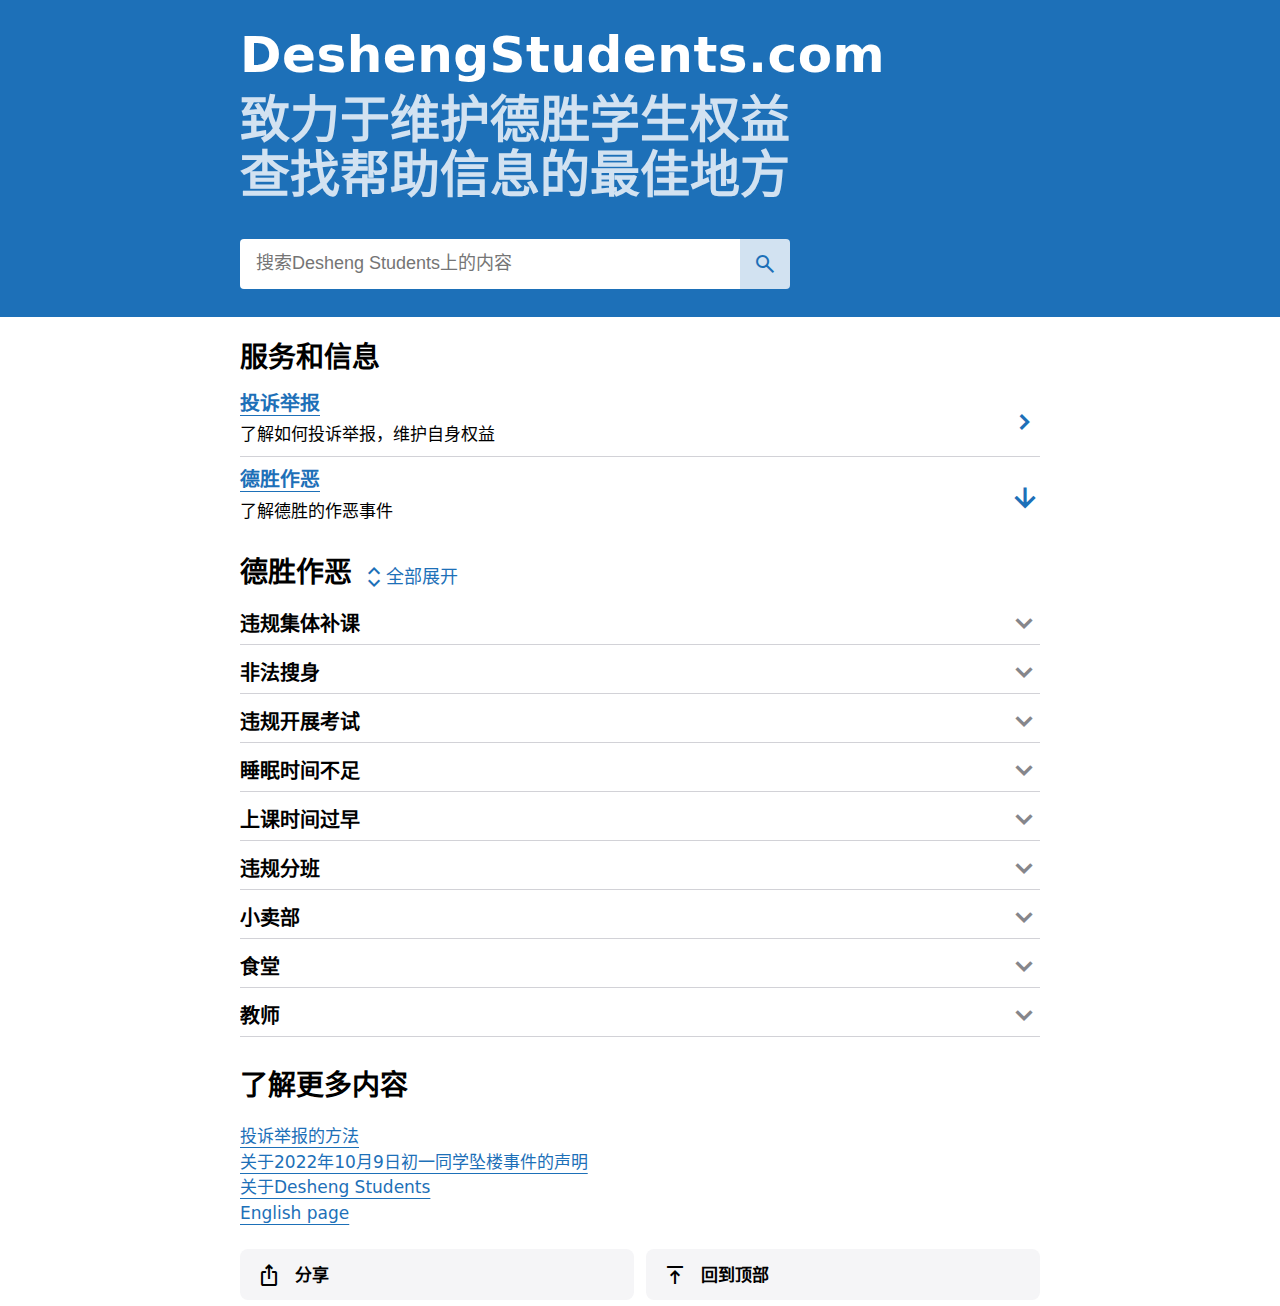
<file: index.html>
<!DOCTYPE html>
<html lang='zh-CN'>

<head>
    <meta charset='UTF-8'>
    <meta http-equiv='X-UA-Compatible' content='IE=edge'>
    <meta name='viewport' content='width=device-width, initial-scale=1.0'>
    <link rel="stylesheet" href="static/index.css">
    <title>Desheng Students - 致力于维护德胜学生权益</title>
    <meta name="description" content="Desheng Students致力于维护德胜学生权益，这里是查找帮助信息的最佳地方。了解如何投诉举报、了解德胜的作恶事件。">
    <script async src="static/all.js"></script>
    <link rel="preconnect" href="https://blog.deshengstudents.com">
</head>

<body>
    <header>
        <div class="content">
            <h1>DeshengStudents.com</h1>
            <div class="subtitle">
                致力于维护德胜学生权益<br />
                查找帮助信息的最佳地方
            </div>
            <form onsubmit="search(event)">
                <input name="q" type="text" placeholder="搜索Desheng Students上的内容" /><button type="submit" class="material-symbols-outlined">search</button>
                <input type="hidden" name="site" value="deshengstudents.com">
            </form>
        </div>
    </header>
    <main>
        <div class="service-info">
            <h2>服务和信息</h2>
            <div class="links">
                <a href="report.html">
                    <h3><span>投诉举报</span></h3>
                    <div>了解如何投诉举报，维护自身权益</div>
                </a>
                <a href="#be-evil" down>
                    <h3><span>德胜作恶</span></h3>
                    <div>了解德胜的作恶事件</div>
                </a>
            </div>
        </div>
        <div id='be-evil'>
            <h2>
                德胜作恶
                <button class="expand_all" onclick="openOrCloseAll(this)">
                    <span class="material-symbols-outlined">expand_all</span>全部展开
                </button>
            </h2>
            <details>
                <summary>违规集体补课</summary>
                <p>广东顺德德胜学校近年来多次因组织学生集体补课而引发争议。这些补课活动涵盖了国庆节、寒暑假、青年节和儿童节等多个时段。然而，这种行为引起了学生们的愤怒和抗议，甚至演变成了一场规模相对较大的反对运动。许多学生不满学校的做法，他们采取了多种方式表达不满，包括向教育局投诉和分发传单等，但也受到了校方的干预和限制。这一系列的集体补课活动涉嫌违反《未成年人保护法》。</p>
                <h4>2022年国庆假期</h4>
                <p>9月30日，校方发布通知称，初三学生须在10月5日下午回到学校参加集体补课。部分学生试图通过分发反对传单来抗议这一决定，但这一行为遭到了学校的干预。另一些人选择向教育局举报学校，希望能够改变校方的决定。然而，校方并未因此改变集体补课的决定。</p>
                <p>10月5日，各班班主任在家长群陆续发布消息称“因疫情防控原因暂缓返校”，返校日期延后至10月7日下午。部分学生认为这是“举报成功”的表现。</p>
                <h4>2022年暑假</h4>
                <p>在2022年暑假前，有消息称校方计划组织初二年级的补课活动，这一消息引起了争议，引发了大规模的反补课运动。</p>
                <p>反补课运动中，有学生在进行全员核酸检测时分发反对补课的传单，其中有举报电话、相关法律的规定等内容。此后，部分重点班学生在宿舍内手持传单宣扬反对补课、举报学校的想法。此次反补课运动规模非常大，甚至有传言称，学生领袖会的主席也参与了反补课运动。</p>
                <p>同时，一些学生选择向教育局举报学校，希望能够阻止这次补课活动的进行。</p>
                <p>最终，由于学生强烈反对的声浪，这次暑假补课活动未能成功进行。</p>
                <h4>2021年国庆假期</h4>
                <p>在2021年国庆假期，学校组织了初三学生的集体补课，原本校方仅计划为学生提供三天的假期。</p>
                <p>遭到学生举报后，发小传单声称补课是“应家长的强烈要求而进行的”，并同时将假期增加一天，学生需要在10月4日晚上回学校。然而，学生们普遍不认可这个说法，也不认可仅有四天的国庆假期，一些学生再次向教育局举报了这一行为，称学校的做法违规。</p>
                <p>10月4日晚，学生们被迫回校，补课将在次日如期进行。或许是教育部门要求学校停止补课行为，10月5日早晨，学校发布通知称学生可以在当日中午12时回家，放假至10月7日。</p>
                <p>最终学生们被得以释放回家，恢复了假期。有学生针对这次事件在网络社交媒体上发布了<a href='https://www.bilibili.com/video/BV1Z34y1U75n/'>视频</a>，该视频被播放了100万余次，获得了11万余人的点赞。</p>
                <h4>其他节日</h4>
                <p>根据<a href='https://www.gov.cn/gongbao/content/2014/content_2561284.htm'>《全国年节及纪念日放假办法》 </a> ，妇女可在3月8日放假半天，14周岁及以上的青年可在5月4日放假半天，不满14周岁的少年儿童可在6月1日放假一天。但是，广东顺德德胜学校的学生无法在这些节日获得假期。</p>
                <blockquote>
                    <p><a href='https://www.gov.cn/xinwen/2020-10/18/content_5552113.htm'>《中华人民共和国未成年人保护法》</a></p>
                    <p><strong>第三十三条第一款</strong>　学校不得占用国家法定节假日、休息日及寒暑假期，组织义务教育阶段的未成年学生集体补课，加重其学习负担。</p>
                    <p><a href='https://www.gov.cn/gongbao/content/2014/content_2561284.htm'>《全国年节及纪念日放假办法》 </a></p>
                    <p><strong>第三条</strong>　部分公民放假的节日及纪念日：</p>
                    <p>（一）妇女节（3月8日），妇女放假半天；</p>
                    <p>（二）青年节（5月4日），14周岁以上的青年放假半天；</p>
                    <p>（三）儿童节（6月1日），不满14周岁的少年儿童放假1天；</p>
                    <p>（四）中国人民解放军建军纪念日（8月1日），现役军人放假半天。</p>
                </blockquote>
            </details>
            <details>
                <summary>非法搜身</summary>
                <p>除了引发多次违规补课的争议外，广东顺德德胜学校还涉及严重的隐私侵犯问题。据悉，学校部分老师会对学生进行了多种形式的非法搜查，包括搜查学生储物柜和进行搜身等。更为严重的是，这些老师甚至要求学生打开手机，检查微信聊天记录等个人隐私。这种行为严重侵犯了学生的人身自由、通信秘密和隐私权，是严重的违法行为。</p>
                <blockquote>
                    <p><a href='https://www.gov.cn/guoqing/2018-03/22/content_5276318.htm'>《中华人民共和国宪法》</a> </p>
                    <p><strong>第三十七条</strong>　中华人民共和国公民的人身自由不受侵犯。</p>
                    <p>任何公民，非经人民检察院批准或者决定或者人民法院决定，并由公安机关执行，不受逮捕。</p>
                    <p>禁止非法拘禁和以其他方法非法剥夺或者限制公民的人身自由，禁止非法搜查公民的身体。</p>
                    <p><strong>第四十条</strong>　中华人民共和国公民的通信自由和通信秘密受法律的保护。除因国家安全或者追查刑事犯罪的需要，由公安机关或者检察机关依照法律规定的程序对通信进行检查外，任何组织或者个人不得以任何理由侵犯公民的通信自由和通信秘密。</p>
                    <p><a href='https://www.gov.cn/xinwen/2020-10/18/content_5552113.htm'>《中华人民共和国未成年人保护法》</a></p>
                    <p><strong>第六十三条第一款</strong>　任何组织或者个人不得隐匿、毁弃、非法删除未成年人的信件、日记、电子邮件或者其他网络通讯内容。</p>
                    <p><a href='https://www.gov.cn/xinwen/2020-06/01/content_5516649.htm'>《中华人民共和国民法典》</a></p>
                    <p><strong>第一千零三十二条</strong>　自然人享有隐私权。任何组织或者个人不得以刺探、侵扰、泄露、公开等方式侵害他人的隐私权。</p>
                    <p>隐私是自然人的私人生活安宁和不愿为他人知晓的私密空间、私密活动、私密信息。</p>
                </blockquote>
            </details>
            <details>
                <summary>违规开展考试</summary>
                <p>广东顺德德胜学校存在频繁组织考试，并进行年级排名并公布的问题，这种违规考试严重加重了学生的学习压力，甚至导致了一些学生的心理健康问题和悲剧的发生。</p>
                <p>学校每周甚至每天组织考试的做法，无疑加剧了学生的学习压力。学生们为了在考试中取得好成绩，不得不付出大量的时间和精力进行刻苦学习，而这种长期的高强度学习可能对学生的身心健康造成严重危害。部分学生长期承受巨大的考试压力，引发了抑郁症、双相情绪障碍等心理健康问题，甚至有的学生选择在校内自杀。在网络社交媒体上也有关于这些事件的讨论：<a href='https://blog.deshengstudents.com/index.php/archives/11/'>2022年坠楼事件在Desheng Students Blog文章评论区的讨论</a>、<a href='https://tieba.baidu.com/p/8082273063'>2022年坠楼事件在百度贴吧的讨论</a>、<a href='https://tieba.baidu.com/p/6667666749'>2020年跳楼事件的讨论</a>。</p>
                <blockquote>
                    <p><a href='https://www.gov.cn/xinwen/2020-10/18/content_5552113.htm'>《中华人民共和国未成年人保护法》</a></p>
                    <p><strong>第三十条</strong>　学校应当根据未成年学生身心发展特点，进行社会生活指导、心理健康辅导、青春期教育和生命教育。</p>
                    <p><strong>第三十三条第一款</strong>　学校应当与未成年学生的父母或者其他监护人互相配合，合理安排未成年学生的学习时间，保障其休息、娱乐和体育锻炼的时间。</p>
                    <p><a href='http://www.moe.gov.cn/srcsite/A06/s3321/202108/t20210830_555640.html'>《教育部办公厅关于加强义务教育学校考试管理的通知》</a></p>
                    <p>义务教育其他年级由学校每学期组织一次期末考试，初中年级从不同学科的实际出发，可适当安排一次期中考试。各地不得面向小学各年级和初中非毕业年级组织区域性或跨校际的考试；学校和班级不得组织周考、月考、单元考试等其他各类考试，也不得以测试、测验、限时练习、学情调研等各种名义变相组织考试。初中毕业年级为适应学生毕业和升学需要，可在下学期正常完成课程教学任务后，在总复习阶段组织1—2次模拟考试，坚决禁止抢赶教学进度、提前结课备考。</p>
                    <p>学校期中期末考试实行等级评价，一般分4至5个等级。考试结果不排名、不公布，以适当方式告知学生和家长，不得将考试结果在各类家长群传播。</p>
                </blockquote>
            </details>
            <details>
                <summary>睡眠时间不足</summary>
                <p>广东顺德德胜学校的学生睡眠时间无法达到<a href='http://www.moe.gov.cn/srcsite/A06/s3321/202104/t20210401_523901.html'>教育部的要求</a>，学生睡眠时间严重不足，最短仅有不到7小时。美国国家睡眠基金会建议，6-13岁学龄儿童每日睡眠时间应达9小时，14-17岁青年每日睡眠时间应达8小时。学生睡眠时间大致如下：</p>
                <ul>
                    <li>初一、初二的学生：22:00睡觉，6:30起床，共8小时30分钟（教育部要求9小时）</li>
                    <li>初三的学生：10:45睡觉，6:00起床，共7小时15分钟（教育部要求9小时）</li>
                    <li>高一、高二的学生：10:45睡觉，6:30起床，共7小时45分钟（教育部要求8小时）</li>
                    <li>高三的学生：11:00睡觉，6:00起床，共7小时（教育部要求8小时）</li>

                </ul>
                <p>学生睡眠不足可能导致一系列健康问题，包括体力下降、注意力不集中、情绪波动等。在学业压力已经很大的情况下，缺乏足够的睡眠可能会影响学生的学习效率和心理健康。长期以往，睡眠不足还可能引发更严重的健康问题，如抑郁症、焦虑症等。</p>
                <blockquote>
                    <p><a href='https://www.gov.cn/xinwen/2020-10/18/content_5552113.htm'>《中华人民共和国未成年人保护法》</a></p>
                    <p><strong>第三十三条第一款</strong>　学校应当与未成年学生的父母或者其他监护人互相配合，合理安排未成年学生的学习时间，保障其休息、娱乐和体育锻炼的时间。</p>
                    <p><a href='http://www.moe.gov.cn/srcsite/A06/s3321/202104/t20210401_523901.html'>《教育部办公厅关于进一步加强中小学生睡眠管理工作的通知》</a> </p>
                    <p>明确学生睡眠时间要求。根据不同年龄段学生身心发展特点，小学生每天睡眠时间应达到10小时，初中生应达到9小时，高中生应达到8小时。学校、家庭及有关方面应共同努力，确保中小学生充足睡眠时间。</p>
                </blockquote>
            </details>
            <details>
                <summary>上课时间过早</summary>
                <p>广东顺德德胜学校的课程通常在早晨七点开始，这导致学生们必须在六点左右起床。为了应付紧凑的时间，学生们不得不在短短半小时内完成起床、洗漱、值日、进食等一系列任务。</p>
                <p>这样紧张的要求使学生们的日常时间安排变得异常紧迫。学生们必须争分夺秒地完成各项任务，包括保证有足够时间进食和完成值日任务。如果不完成这些任务，学生可能面临一早上的饥饿，或是被生活老师扣分乃至停止住宿。为了不耽误时间，一些学生甚至不惜牺牲宝贵的睡眠时间，提前起床。这种早起的现象导致学生的睡眠时间进一步减少，可能对他们的健康和学业产生负面影响。</p>
                <p>教育部发布的有关睡眠管理的通知明确指出，小学上午上课时间一般不应早于8:20，中学一般不应早于8:00。这一规定旨在保障学生的充足睡眠时间和身心健康。然而，广东顺德德胜学校的上课时间大幅度早于这一标准，导致学生在难以保证充足睡眠的同时，还不得不面对紧张的日常安排。</p>
                <blockquote>
                    <p><a href='http://www.moe.gov.cn/srcsite/A06/s3321/202104/t20210401_523901.html'>《教育部办公厅关于进一步加强中小学生睡眠管理工作的通知》</a> </p>
                    <p>小学上午上课时间一般不早于8:20，中学一般不早于8:00；学校不得要求学生提前到校参加统一的教育教学活动。</p>
                    <p><a href='https://www.gov.cn/xinwen/2020-10/18/content_5552113.htm'>《中华人民共和国未成年人保护法》</a></p>
                    <p><strong>第三十三条第一款</strong>　学校应当与未成年学生的父母或者其他监护人互相配合，合理安排未成年学生的学习时间，保障其休息、娱乐和体育锻炼的时间。</p>
                </blockquote>
            </details>
            <details>
                <summary>违规分班</summary>
                <p>广东顺德德胜学校（初中部）在分班方面存在违规行为，根据学生成绩将学生分为重点班和普通班。然而，这种分班做法导致了教育资源的失衡，从而加剧了学生之间的差距。</p>
                <p>分班制度的实施导致了教育资源的不均衡分配。重点班通常享有更好的教学资源、师资和学习环境，而普通班则可能缺乏这些资源。这种差异化的待遇容易造成“差的更差，好的更好”的局面，阻碍了每个学生充分发展的机会。</p>
                <p>普通班学生因教育资源的匮乏而在学业上面临更大的挑战，而重点班学生则在更好的条件下学习，这使得他们在学业上有更大的优势。这种不公平的情况可能会影响学生的自信心和学习动力，加剧了分班制度带来的不平等。</p>
                <p>根据《中华人民共和国未成年人保护法》和教育部相关规定，学校不应设置重点班和非重点班，以保障教育的均衡发展。然而，德胜学校的违规分班行为显然违反了这些法律和规定。</p>
                <blockquote>
                    <p><a href='http://www.moe.gov.cn/jyb_sjzl/sjzl_zcfg/zcfg_jyfl/202110/t20211029_575949.html'>《中华人民共和国义务教育法》</a></p>
                    <p><strong>第二十二条第一款</strong>　县级以上人民政府及其教育行政部门应当促进学校均衡发展，缩小学校之间办学条件的差距，不得将学校分为重点学校和非重点学校。学校不得分设重点班和非重点班。</p>
                    <p><a href='http://www.moe.gov.cn/srcsite/A06/s3321/202108/t20210830_555640.html'>《教育部办公厅关于加强义务教育学校考试管理的通知》</a></p>
                    <p>不得按考试结果给学生调整分班、排座位、“贴标签”。</p>
                </blockquote>
            </details>
            <details>
                <summary>小卖部</summary>
                <p>广东顺德德胜学校内设有小卖部，然而，小卖部的商品价格普遍高于市场价，而且其中多数商品都是不知名的品牌。这引发了学生们对于其利润的质疑，质疑其是否利用在学校的垄断地位获得高利润。高额的商品价格让部分学生和家长感到不满，尤其是考虑到这些商品通常是学生日常所需的生活用品。</p>
                <p>此外，德胜小卖部的商品中还包括了很大一部分高盐、高糖、高脂的食品，这可能对学生的身体发育造成不良影响。根据《学校食品安全与营养健康管理规定》，学校不应在校内售卖高盐、高糖及高脂食品。</p>
                <p>这类食品不仅不利于学生的营养均衡，还可能增加学生患有肥胖、糖尿病等慢性疾病的风险。《中国居民膳食指南（2022）》的数据显示，6至17岁儿童青少年超重肥胖率高达19%，这意味着每五个儿童青少年中约有一个超重肥胖。</p>
                <blockquote>
                    <p><a href='http://www.moe.gov.cn/srcsite/A02/s5911/moe_621/201903/t20190311_372925.html'>《学校食品安全与营养健康管理规定》</a></p>
                    <p><strong>第二十条</strong>　中小学、幼儿园一般不得在校内设置小卖部、超市等食品经营场所，确有需要设置的，应当依法取得许可，并避免售卖高盐、高糖及高脂食品。</p>
                </blockquote>
            </details>
            <details>
                <summary>食堂</summary>
                <p>广东顺德德胜学校食堂的食品安全问题引发了人们的担忧。学生们反映，他们在食堂用餐时曾发现米饭夹杂着头发、钢丝，还有土豆丝发生变色，呈现青色、紫色甚至黑色，这些问题的存在让人对食堂的食品质量和卫生状况产生了严重质疑。</p>
                <p>食品安全问题直接关系到学生们的身体健康和生命安全。食品中出现异物或变质现象可能导致消化系统不适甚至中毒等严重后果。学校食堂作为学生在校饮食的唯一场所，绝对不能容忍食品安全问题的发生。</p>
                <p>学生作为学校的重要一员，有权享受到安全、卫生的食品供应。食堂的食品应当满足卫生标准，确保学生的饮食健康。然而，食堂食品安全问题的频频发生，却暴露出了广东顺德德胜学校学生权益保护的缺失。</p>
                <p>有学生曾向教育局反应食堂卫生问题，却一度遭到学校的打击、刁难，甚至此后用其他借口处分该学生。如遇此类事件，可向<a href='https://guangdong.12388.gov.cn/foshanshi/'>纪检监察机关</a>投诉举报。</p>
                <blockquote>
                    <p><a href='https://www.gov.cn/zhengce/2022-04/07/content_5683923.htm'>《信访工作条例》</a></p>
                    <p><strong>第十八条</strong>　任何组织和个人不得打击报复信访人。</p>
                </blockquote>
            </details>
            <details>
                <summary>教师</summary>
                <p>广东顺德德胜学校部分教师脏话连篇、品行恶劣，时常辱骂学生，严重危害了学生的心理健康、侵犯了学生的人格尊严。</p>
                <p>教育是培养学生全面发展的过程，教师应该以自身良好的言行为学生树立良好的榜样。然而，广东顺德德胜学校部分教师的不当言行可能对学生的心理健康产生严重的危害，甚至降低学生的学习兴趣和自信心。</p>
                <p><a href='http://www.moe.gov.cn/srcsite/A02/s5911/moe_621/202012/t20201228_507882.html'>《中小学教育惩戒规则（试行）》</a>明确规定，教师在教育教学管理、实施教育惩戒过程中，不得辱骂或以歧视性、侮辱性的言行侵犯学生的人格尊严。这些规定旨在保障学生的权益，营造健康的学习环境。</p>
                <blockquote>
                    <p><a href='http://www.moe.gov.cn/srcsite/A02/s5911/moe_621/202012/t20201228_507882.html'>《中小学教育惩戒规则（试行）》</a></p>
                    <p><strong>第十二条</strong>　教师在教育教学管理、实施教育惩戒过程中，不得有下列行为：</p>
                    <p>（三）辱骂或者以歧视性、侮辱性的言行侵犯学生人格尊严。</p>
                </blockquote>
            </details>
        </div>
        <div id="learn-more">
            <h2>了解更多内容</h2>
            <ul>
                <li><a href="report.html">投诉举报的方法</a></li>
                <li><a href="https://blog.deshengstudents.com/index.php/archives/11/">关于2022年10月9日初一同学坠楼事件的声明</a></li>
                <li><a href="https://blog.deshengstudents.com/index.php/start-page.html">关于Desheng Students</a></li>
                <li><a href="english.html">English page</a></li>
            </ul>
        </div>
        <div class='buttons'>
            <a href='javascript:share()'>
                <span class='material-symbols-outlined'>ios_share</span>
                <span>分享</span>
            </a>
            <a href='#'>
                <span class='material-symbols-outlined'>vertical_align_top</span>
                <span>回到顶部</span>
            </a>
        </div>
    </main>
</body>

</html>
</file>
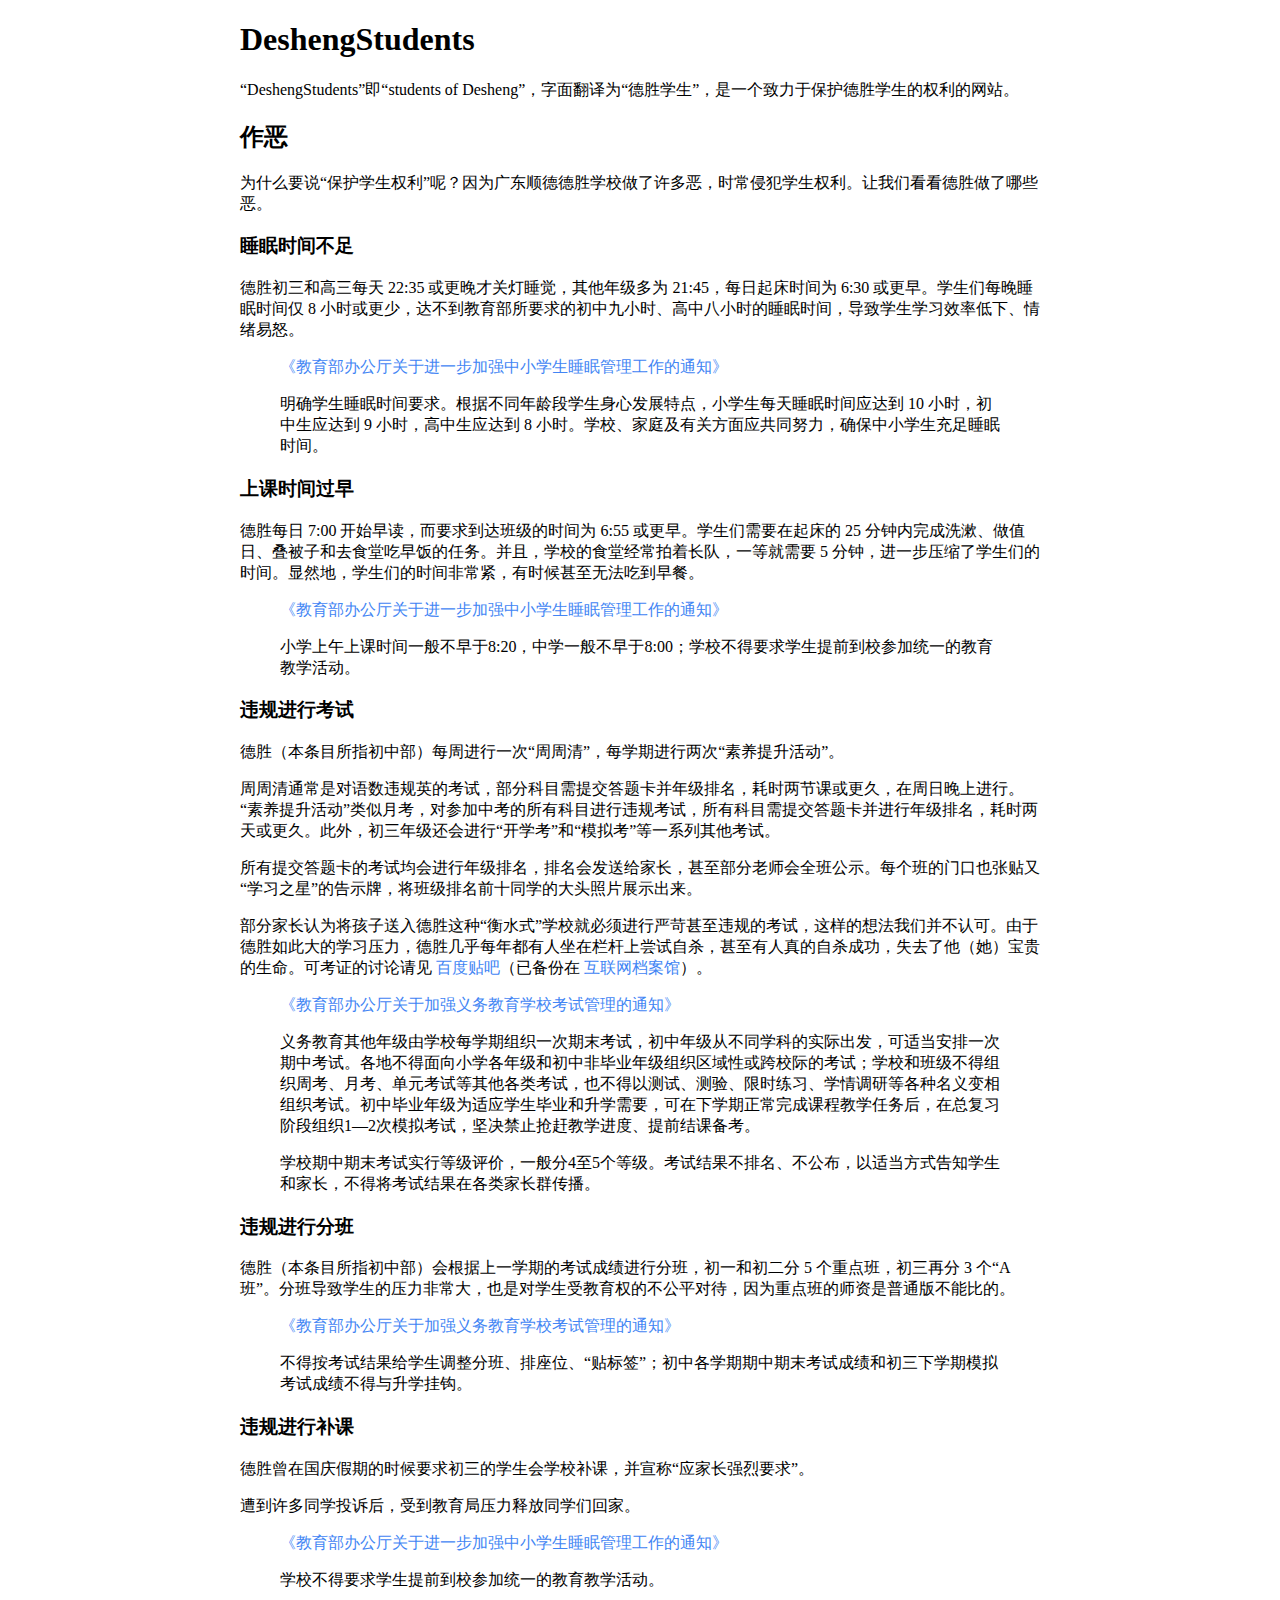
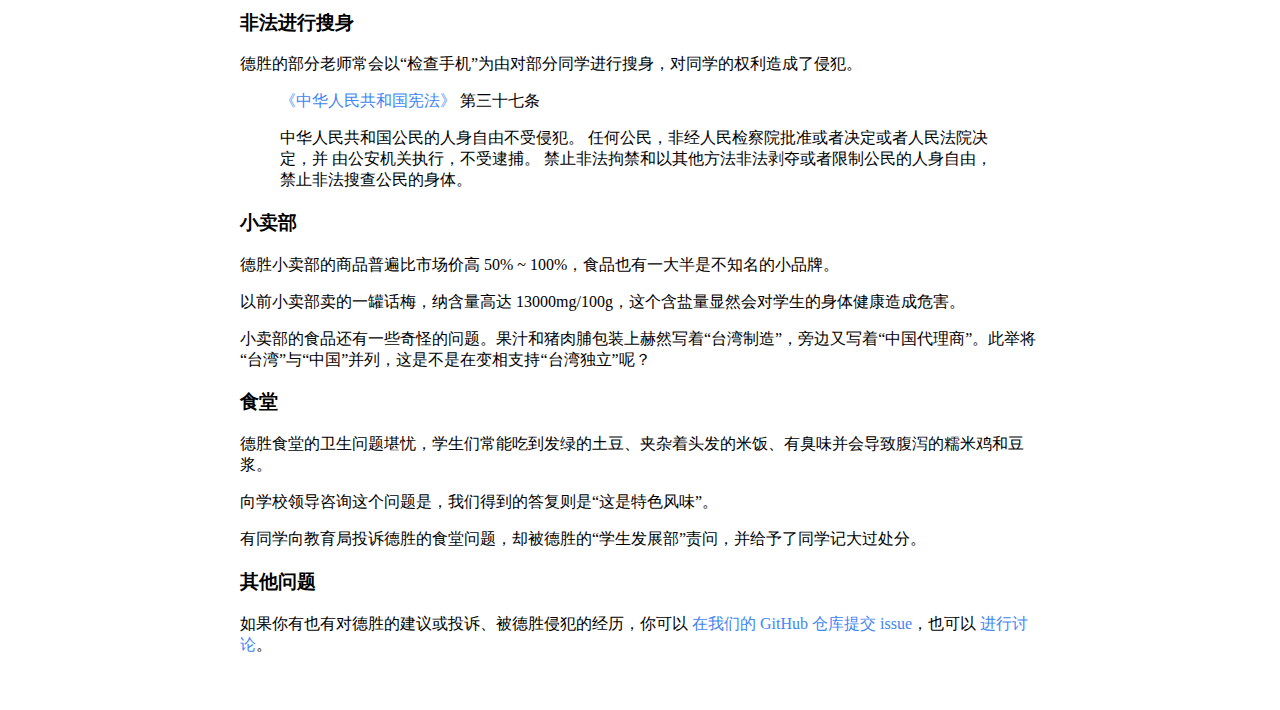
<file: pages/index.html>
<!DOCTYPE html>
<html lang="zh-Hans">

<head>
    <meta charset="UTF-8">
    <meta http-equiv="X-UA-Compatible" content="IE=edge">
    <meta name="viewport" content="width=device-width, initial-scale=1.0">
    <title>DeshengStudents - 致力于保护德胜学生权利</title>
    <style>
        main {
            max-width: 800px;
            margin: 0 auto;
        }

        a {
            color: #4285f4;
            text-decoration: none;
        }

        a:hover {
            text-decoration: underline;
        }
    </style>
</head>

<body>
    <main>
        <article>
            <h1 >DeshengStudents</h1>
            <p>“DeshengStudents”即“students of Desheng”，字面翻译为“德胜学生”，是一个致力于保护德胜学生的权利的网站。</p>
            <h2 >作恶</h2>
            <p>为什么要说“保护学生权利”呢？因为广东顺德德胜学校做了许多恶，时常侵犯学生权利。让我们看看德胜做了哪些恶。</p>
            <h3 >睡眠时间不足</h3>
            <p>德胜初三和高三每天 22:35 或更晚才关灯睡觉，其他年级多为 21:45，每日起床时间为 6:30 或更早。学生们每晚睡眠时间仅 8 小时或更少，达不到教育部所要求的初中九小时、高中八小时的睡眠时间，导致学生学习效率低下、情绪易怒。</p>
            <blockquote><p><a href='http://www.moe.gov.cn/srcsite/A06/s3321/202104/t20210401_523901.html'>《教育部办公厅关于进一步加强中小学生睡眠管理工作的通知》</a> </p>
            <p>明确学生睡眠时间要求。根据不同年龄段学生身心发展特点，小学生每天睡眠时间应达到 10 小时，初中生应达到 9 小时，高中生应达到 8 小时。学校、家庭及有关方面应共同努力，确保中小学生充足睡眠时间。</p>
            </blockquote>
            <h3 >上课时间过早</h3>
            <p>德胜每日 7:00 开始早读，而要求到达班级的时间为 6:55 或更早。学生们需要在起床的 25 分钟内完成洗漱、做值日、叠被子和去食堂吃早饭的任务。并且，学校的食堂经常拍着长队，一等就需要 5 分钟，进一步压缩了学生们的时间。显然地，学生们的时间非常紧，有时候甚至无法吃到早餐。</p>
            <blockquote><p><a href='http://www.moe.gov.cn/srcsite/A06/s3321/202104/t20210401_523901.html'>《教育部办公厅关于进一步加强中小学生睡眠管理工作的通知》</a> </p>
            <p>小学上午上课时间一般不早于8:20，中学一般不早于8:00；学校不得要求学生提前到校参加统一的教育教学活动。</p>
            </blockquote>
            <h3 >违规进行考试</h3>
            <p>德胜（本条目所指初中部）每周进行一次“周周清”，每学期进行两次“素养提升活动”。</p>
            <p>周周清通常是对语数违规英的考试，部分科目需提交答题卡并年级排名，耗时两节课或更久，在周日晚上进行。“素养提升活动”类似月考，对参加中考的所有科目进行违规考试，所有科目需提交答题卡并进行年级排名，耗时两天或更久。此外，初三年级还会进行“开学考”和“模拟考”等一系列其他考试。</p>
            <p>所有提交答题卡的考试均会进行年级排名，排名会发送给家长，甚至部分老师会全班公示。每个班的门口也张贴又“学习之星”的告示牌，将班级排名前十同学的大头照片展示出来。</p>
            <p>部分家长认为将孩子送入德胜这种“衡水式”学校就必须进行严苛甚至违规的考试，这样的想法我们并不认可。由于德胜如此大的学习压力，德胜几乎每年都有人坐在栏杆上尝试自杀，甚至有人真的自杀成功，失去了他（她）宝贵的生命。可考证的讨论请见 <a href='https://tieba.baidu.com/p/6667666749'>百度贴吧</a>（已备份在 <a href='https://web.archive.org/web/20220315053732/https://tieba.baidu.com/p/6667666749'>互联网档案馆</a>）。</p>
            <blockquote><p><a href='http://www.moe.gov.cn/srcsite/A06/s3321/202108/t20210830_555640.html'>《教育部办公厅关于加强义务教育学校考试管理的通知》</a></p>
            <p>义务教育其他年级由学校每学期组织一次期末考试，初中年级从不同学科的实际出发，可适当安排一次期中考试。各地不得面向小学各年级和初中非毕业年级组织区域性或跨校际的考试；学校和班级不得组织周考、月考、单元考试等其他各类考试，也不得以测试、测验、限时练习、学情调研等各种名义变相组织考试。初中毕业年级为适应学生毕业和升学需要，可在下学期正常完成课程教学任务后，在总复习阶段组织1—2次模拟考试，坚决禁止抢赶教学进度、提前结课备考。</p>
            <p>学校期中期末考试实行等级评价，一般分4至5个等级。考试结果不排名、不公布，以适当方式告知学生和家长，不得将考试结果在各类家长群传播。</p>
            </blockquote>
            <h3 >违规进行分班</h3>
            <p>德胜（本条目所指初中部）会根据上一学期的考试成绩进行分班，初一和初二分 5 个重点班，初三再分 3 个“A 班”。分班导致学生的压力非常大，也是对学生受教育权的不公平对待，因为重点班的师资是普通版不能比的。</p>
            <blockquote><p><a href='http://www.moe.gov.cn/srcsite/A06/s3321/202108/t20210830_555640.html'>《教育部办公厅关于加强义务教育学校考试管理的通知》</a></p>
            <p>不得按考试结果给学生调整分班、排座位、“贴标签”；初中各学期期中期末考试成绩和初三下学期模拟考试成绩不得与升学挂钩。</p>
            </blockquote>
            <h3 >违规进行补课</h3>
            <p>德胜曾在国庆假期的时候要求初三的学生会学校补课，并宣称“应家长强烈要求”。</p>
            <p>遭到许多同学投诉后，受到教育局压力释放同学们回家。</p>
            <blockquote><p><a href='http://www.moe.gov.cn/srcsite/A06/s3321/202104/t20210401_523901.html'>《教育部办公厅关于进一步加强中小学生睡眠管理工作的通知》</a> </p>
            <p>学校不得要求学生提前到校参加统一的教育教学活动。</p>
            </blockquote>
            <h3 >非法进行搜身</h3>
            <p>德胜的部分老师常会以“检查手机”为由对部分同学进行搜身，对同学的权利造成了侵犯。</p>
            <blockquote><p><a href='http://www.gov.cn/guoqing/2018-03/22/content_5276318.htm'>《中华人民共和国宪法》</a> 第三十七条</p>
            <p>中华人民共和国公民的人身自由不受侵犯。 任何公民，非经人民检察院批准或者决定或者人民法院决定，并 由公安机关执行，不受逮捕。 禁止非法拘禁和以其他方法非法剥夺或者限制公民的人身自由， 禁止非法搜查公民的身体。</p>
            </blockquote>
            <h3 >小卖部</h3>
            <p>德胜小卖部的商品普遍比市场价高 50% ~ 100%，食品也有一大半是不知名的小品牌。</p>
            <p>以前小卖部卖的一罐话梅，纳含量高达 13000mg/100g，这个含盐量显然会对学生的身体健康造成危害。</p>
            <p>小卖部的食品还有一些奇怪的问题。果汁和猪肉脯包装上赫然写着“台湾制造”，旁边又写着“中国代理商”。此举将“台湾”与“中国”并列，这是不是在变相支持“台湾独立”呢？</p>
            <h3 >食堂</h3>
            <p>德胜食堂的卫生问题堪忧，学生们常能吃到发绿的土豆、夹杂着头发的米饭、有臭味并会导致腹泻的糯米鸡和豆浆。</p>
            <p>向学校领导咨询这个问题是，我们得到的答复则是“这是特色风味”。</p>
            <p>有同学向教育局投诉德胜的食堂问题，却被德胜的“学生发展部”责问，并给予了同学记大过处分。</p>
            <h3 >其他问题</h3>
            <p>如果你有也有对德胜的建议或投诉、被德胜侵犯的经历，你可以 <a href='https://github.com/deshengstudents/deshengstudents.com/issues/new'>在我们的 GitHub 仓库提交 issue</a>，也可以 <a href='https://github.com/deshengstudents/deshengstudents.com/discussions'>进行讨论</a>。</p>
            <iframe src="https://ghbtns.com/github-btn.html?user=deshengstudents&amp;repo=deshengstudents.com&amp;type=star&amp;count=true&amp;size=large" frameborder="0" scrolling="0" width="170" height="30" title="GitHub" align="center"></iframe>            
        </article>
    </main>
</body>

</html>
</file>
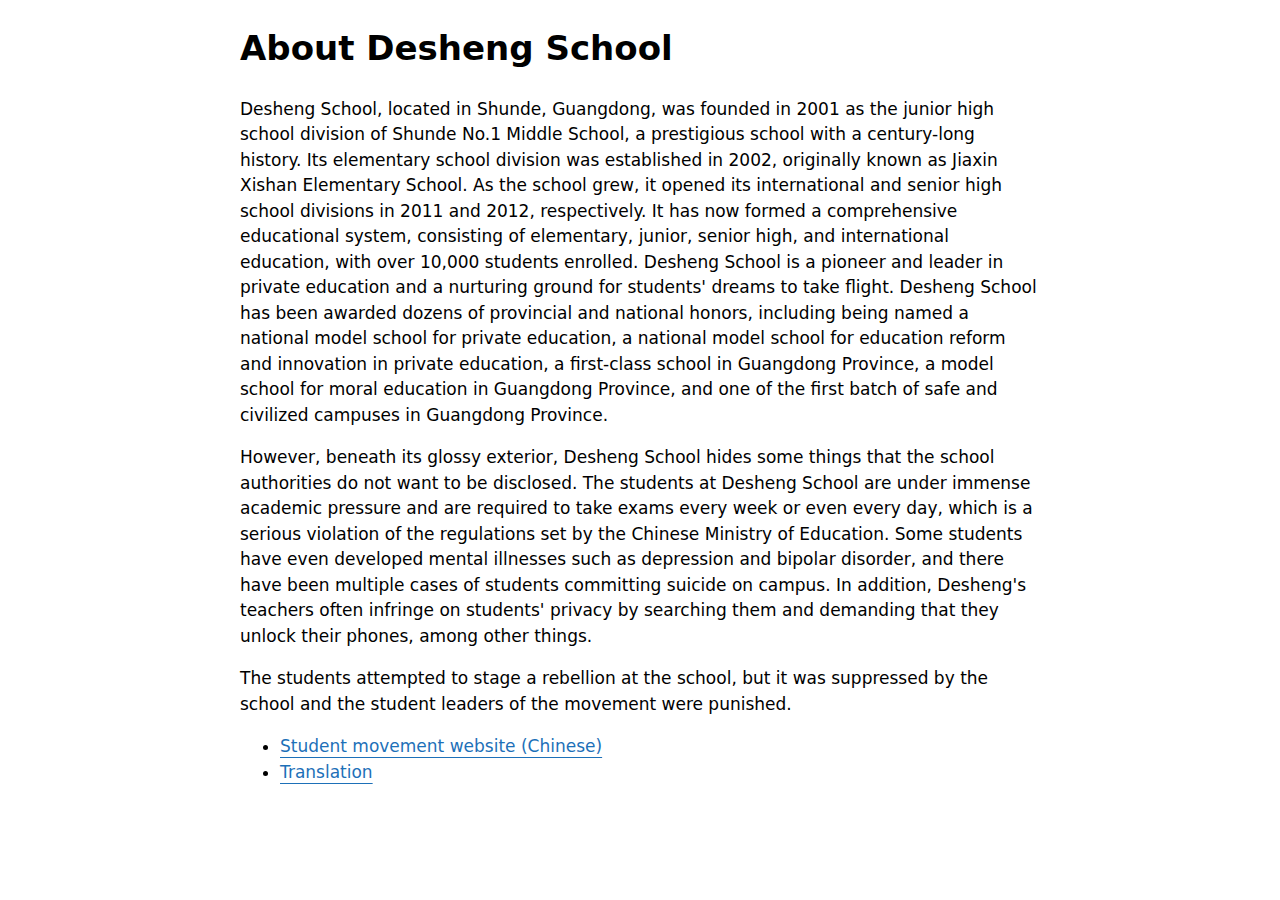
<file: english.html>
<!DOCTYPE html>
<html lang="en">

<head>
    <meta charset="UTF-8">
    <meta http-equiv="X-UA-Compatible" content="IE=edge">
    <meta name="viewport" content="width=device-width, initial-scale=1.0">
    <title>Desheng School</title>
    <link rel="stylesheet" href="static/all.css">
</head>

<body>
    <main>
        <h1>About Desheng School</h1>
        <p>
            Desheng School, located in Shunde, Guangdong, was founded in 2001 as the junior high school division of Shunde No.1 Middle School, a prestigious school with a century-long history. Its elementary school division was established in 2002, originally known as Jiaxin Xishan Elementary School. As the school grew, it opened its international and senior high school divisions in 2011 and 2012, respectively. It has now formed a comprehensive educational system, consisting of elementary, junior, senior high, and international education, with over 10,000 students enrolled. Desheng School is a pioneer and leader in private education and a nurturing ground for students' dreams to take flight. Desheng School has been awarded dozens of provincial and national honors, including being named a national model school for private education, a national model school for education reform and innovation in private education, a first-class school in Guangdong Province, a model school for moral education in Guangdong Province, and one of the first batch of safe and civilized campuses in Guangdong Province.
        </p>
        <p>
            However, beneath its glossy exterior, Desheng School hides some things that the school authorities do not want to be disclosed. The students at Desheng School are under immense academic pressure and are required to take exams every week or even every day, which is a serious violation of the regulations set by the Chinese Ministry of Education. Some students have even developed mental illnesses such as depression and bipolar disorder, and there have been multiple cases of students committing suicide on campus. In addition, Desheng's teachers often infringe on students' privacy by searching them and demanding that they unlock their phones, among other things.
        </p>
        <p>
            The students attempted to stage a rebellion at the school, but it was suppressed by the school and the student leaders of the movement were punished.
        </p>
        <p>
        <ul>
            <li>
                <a href="/">Student movement website (Chinese)</a><br>
            </li>
            <li>
                <a href="https://deshengstudents-com.translate.goog/?_x_tr_sl=zh-CN&_x_tr_tl=en&_x_tr_hl=en&_x_tr_pto=wapp">Translation</a>
            </li>
        </ul>
        </p>
    </main>
</body>

</html>
</file>
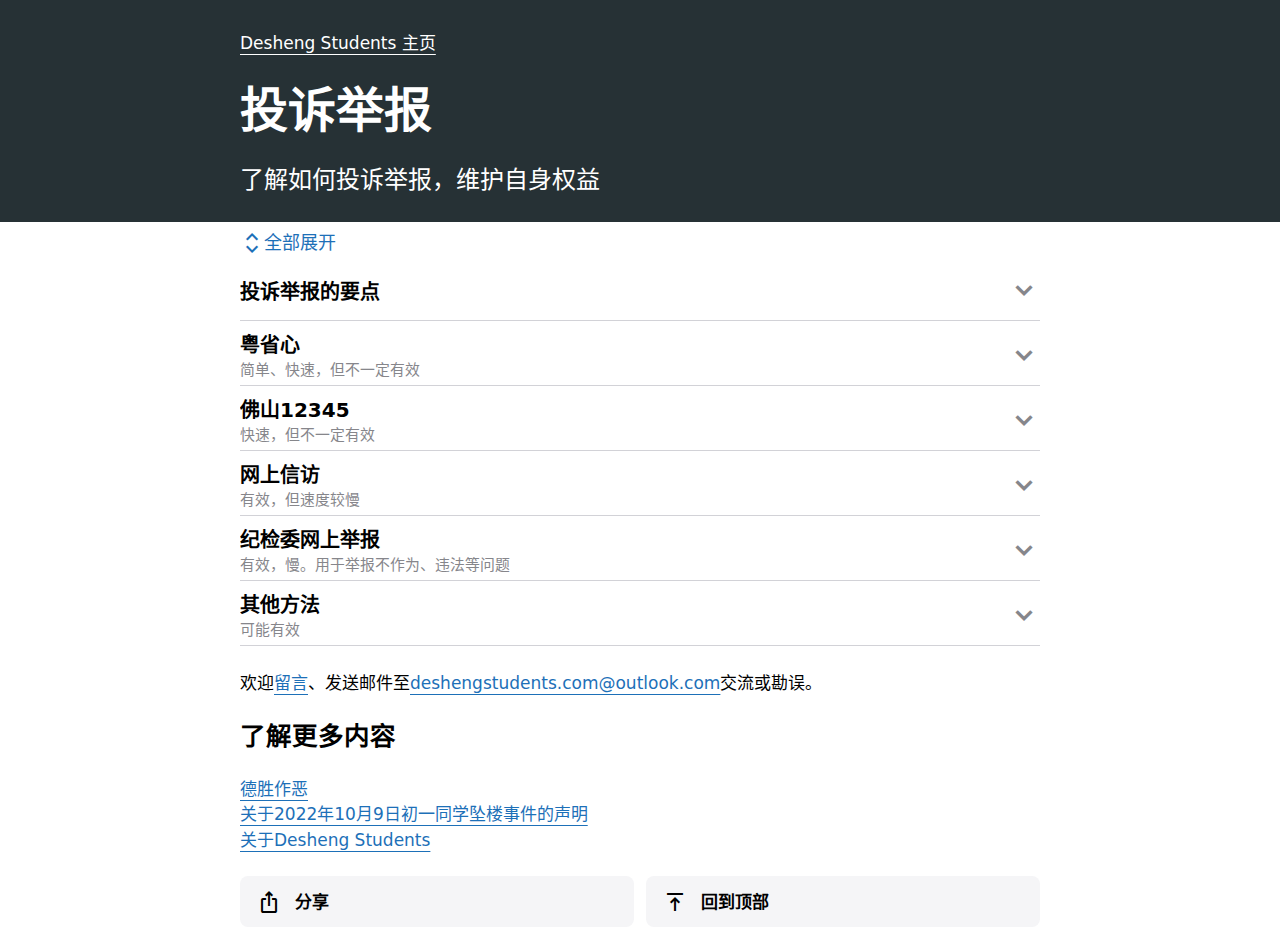
<file: report.html>
<!DOCTYPE html>
<html lang="zh-CN">

<head>
    <meta charset="UTF-8">
    <meta name="viewport" content="width=device-width, initial-scale=1.0">
    <title>投诉举报 - Desheng Students</title>
    <link rel="stylesheet" href="static/report.css">
    <script async src="static/all.js"></script>
</head>

<body>
    <header>
        <div class="content">
            <a href="/">Desheng Students 主页</a>
            <h1>投诉举报</h1>
            <div class="subtitle">
                了解如何投诉举报，维护自身权益
            </div>
        </div>
    </header>
    <main>
        <button class="expand_all" onclick="openOrCloseAll(this)">
            <span class="material-symbols-outlined">expand_all</span>全部展开
        </button>
        <details>
            <summary>
                <h2>投诉举报的要点</h2>
            </summary>
            <h3>收集证据</h3>
            <p>为了成功地举报，你需要尽可能地收集对你有利的证据。</p>
            <h4>有效证据的类型</h4>
            <ol>
                <li>学校或家长微信、钉钉群的相关聊天记录、通知的截图。</li>
                <li>违规行为的录像与录音，如学生进校门的视频、老师上课的录音、补课或收费的学校通知录音等。</li>
                <li>各级举报失败的证据，如有关部门回复时的录音、短信、文件等。</li>
                <li>各种违规行为的相关文件，如时间安排、课表、通知等。</li>
                <li>其他你认为可以有效佐证举报内容的证据。</li>
            </ol>
            <h4>收集方法</h4>
            <ol>
                <li><strong>沟通录音</strong>：最好购买一支录音笔，在与老师交谈前开始录音。沟通时，有导向性地询问要举报的相关事项，如“补课什么时候开始呢”、“一定要回学校补课吗”、“补课时会上新课吗”、“我可以不回学校补课吗”。</li>
                <li><strong>通话录音</strong>（iPhone不支持）：通话前开启自动录音功能，一般来说通话界面就有录音按钮。建议先开启自动通话录音，具体开启方法可以在百度中搜索“手机品牌+通话自动录音设置方法”。</li>
            </ol>
            <h3>举报信的编写</h3>
            <p>为确保举报的有效性，你需要明白如何正确、有效地编写举报信。以违规补课为例，你需要：</p>
            <ol>
                <li>要点包含时间、违规行为、是否有偿、是否强制、学校理由等相关信息。</li>
                <li>正文内容必须简明扼要，不要夹杂个人情绪。</li>
                <li>尽可能地多写可以作证举报内容的证据。</li>
            </ol>
            <p>下面有举报信供你参考，但请不要照抄，否则会影响举报的效果。（相关法律条文请参考<a href='https://deshengstudents.com/'>DeshengStudents.com</a>）</p>
            <blockquote>
                <p>请将该诉求派至佛山市教育局，并确实保障个人信息安全。</p>
                <p>我要举报广东顺德德胜学校尝试在10月5日至10月7日组织全体初三学生集体返校补课，补课内容为教授新课。通知要求，所有初三学生都要在10月5日下午×点×分返校，参与集体补课。</p>
                <p>我尝试与学校老师沟通，学校称“不想来的可以不来，自愿补课”。虽学校称补课为“自愿”，但补课教授的内容不是课外知识，而是新课。如果我不参加集体补课，则无法完整地上课，影响学习。</p>
                <p>我认为学校补课的行为违反了《未成年人保护法》第三十三条，侵犯了我的受教育权。</p>
                <p>我的诉求是学校取消违法的集体补课。并恳请教育部门对广东顺德德胜学校进行监督，并定期暗访抽查，以防补课行为再次发生。</p>
                <p>（附上相关录音、截图）</p>
            </blockquote>
        </details>
        <details>
            <summary>
                <h2>粤省心</h2>
                <h6>简单、快速，但不一定有效</h6>
            </summary>
            <ol>
                <li>打开微信，搜索并打开“粤省心服务号”小程序。</li>
                <li>点击下方“咨询诉求”，然后点击“教育”。</li>
                <li>点击“教学管理”&gt;“教学管理”。如果出现弹窗，按照提示来验证身份。</li>
                <li>填写表格。</li>
            </ol>
            <p>要查询进度，请前往“微信”&gt;“粤省心服务号”小程序&gt;“进度查询”。</p>
        </details>
        <details>
            <summary>
                <h2>佛山12345</h2>
                <h6>快速，但不一定有效</h6>
            </summary>
            <h3>小程序</h3>
            <ol>
                <li>打开微信，搜索并打开“佛山12345”小程序。</li>
                <li>点击“投诉”。</li>
                <li>按照提示操作，填写表格。</li>
            </ol>
            <p>要查询进度，请前往“微信”&gt;“佛山12345”小程序&gt;下方“我的诉求”。</p>
            <h3>电话</h3>
            <p>拨打0757-12345</p>
            <p>要查询进度，请拨打0757-12345。</p>
        </details>
        <details>
            <summary>
                <h2>网上信访</h2>
                <h6>有效，但速度较慢</h6>
            </summary>
            <ol>
                <li>打开<a href="https://ts.gdwsxf.gd.gov.cn/">https://ts.gdwsxf.gd.gov.cn/</a>。</li>
                <li>点击“投诉反映”。</li>
                <li>按照提示操作，填写表格。</li>
            </ol>
        </details>
        <details>
            <summary>
                <h2>纪检委网上举报</h2>
                <h6>有效，慢。用于举报不作为、违法等问题</h6>
            </summary>
            <h3>手机</h3>
            <ol>
                <li>打开顺德区纪检委网站手机版<a href='https://guangdong.12388.gov.cn/foshanshi/shundequ/m/'>https://guangdong.12388.gov.cn/foshanshi/shundequ/m/</a>。</li>
                <li>滑动到页面底部，勾选“我已阅读以上条款”。</li>
                <li>等到倒计时结束后，点击“实名举报”或“匿名举报”（实名更有效），填写表格。</li>
            </ol>
            <h3>电脑</h3>
            <ol>
                <li>打开顺德区纪检委网站电脑版<a href='https://guangdong.12388.gov.cn/foshanshi/shundequ/'>https://guangdong.12388.gov.cn/foshanshi/shundequ/</a>。</li>
                <li>滑动到页面底部，勾选“我已阅读以上条款”。</li>
                <li>点击“实名举报”或“匿名举报”（实名更有效），填写表格。</li>
            </ol>
        </details>
        <details>
            <summary>
                <h2>其他方法</h2>
                <h6>可能有效</h6>
            </summary>
            <p></p>
            <ul>
                <li>“中国教育督导”微信公众号 </li>
                <li>“国务院客户端”小程序&gt;“国务院‘互联网+督察’”</li>
                <li><a href='https://liuyan.people.com.cn/'>领导留言板</a></li>
                <li><a href='http://www.ccdi.gov.cn/'>中央纪委国家监委网站</a></li>
                <li><a href='https://edu.gd.gov.cn/xinfang/regist_main2.jsp'>广东省教育厅网上信访</a></li>
            </ul>
        </details>
        <p>欢迎<a href="https://blog.deshengstudents.com/index.php/archives/7/">留言</a>、发送邮件至<a href='mailto:deshengstudents.com@outlook.com'>deshengstudents.com@outlook.com</a>交流或勘误。</p>
        <div id="learn-more">
            <h2>了解更多内容</h2>
            <ul>
                <li><a href="/#be-evil">德胜作恶</a></li>
                <li><a href="https://blog.deshengstudents.com/index.php/archives/11/">关于2022年10月9日初一同学坠楼事件的声明</a></li>
                <li><a href="https://blog.deshengstudents.com/index.php/start-page.html">关于Desheng Students</a></li>
            </ul>
        </div>
        <div class='buttons'>
            <a href='javascript:share()'>
                <span class='material-symbols-outlined'>ios_share</span>
                <span>分享</span>
            </a>
            <a href='#'>
                <span class='material-symbols-outlined'>vertical_align_top</span>
                <span>回到顶部</span>
            </a>
        </div>
    </main>
</body>

</html>
</file>
<file: static/index.css>
@import url("/static/all.css");

header {
    background-color: var(--theme-color);
    color: #ffffff;
    font-size: 30px;
    font-weight: 600;
    line-height: 1.1;
}

header .content {
    padding: 28px 16px;
    max-width: 800px;
    margin: 0 auto;
}

@media screen and (min-width: 400px) {
    header {
        font-size: 32px;
    }
}

@media screen and (min-width: 500px) {
    header {
        font-size: 40px;
    }
}

@media screen and (min-width: 800px) {
    header {
        font-size: 50px;
    }
}

header h1 {
    font-size: 1em;
    font-weight: 600;
    margin: 0 0 10px 0;
    letter-spacing: 0.5px;
}

header .subtitle {
    color: #d2e2f1;
}

header form {
    margin-top: 30px;
}

header form * {
    display: inline-block;
    vertical-align: middle;
}

header form input[name=q] {
    width: calc(100% - 50px);
    max-width: 500px;
    height: 50px;
    box-sizing: border-box;
    padding: 8px 16px;
    border: 0;
    border-radius: 4px 0 0 4px;
    font-size: 18px;
    line-height: 1.5;
    box-sizing: border-box;
    outline: none;
}

header form button {
    width: 50px;
    height: 50px;
    box-sizing: border-box;
    border: 0;
    border-radius: 0 4px 4px 0;
    background-color: #ffffff;
    cursor: pointer;
    background-color: #d2e2f1;
    color: var(--theme-color);
}

header form button:hover {
    background-color: #e5eff7;
}

main h2 {
    margin: 20px 0;
    font-size: 28px;
    font-weight: 600;
    margin-bottom: 10px;
}

.service-info .links>a {
    display: block;
    color: #000000;
    text-decoration: none;
    position: relative;
    border-bottom: 1px solid #d2d2d7;
    padding: 0 0 8px;
    margin-bottom: 8px;
}

.service-info .links>a:last-child {
    border-bottom: 0;
}

.service-info .links h3 {
    margin: 0 0 4px;
}

.service-info .links h3 span {
    box-sizing: border-box;
    height: 30px;
    font-weight: 600;
    color: var(--theme-color);
    text-decoration: underline;
}

.service-info .links>a:hover h3 span {
    color: var(--theme-color-dark);
    text-decoration-thickness: 3px;
}

.service-info .links>a h3 span::after {
    position: absolute;
    top: 50%;
    right: 0;
    transform: translateY(-50%);
    content: 'navigate_next';
    font-family: 'Material Symbols Outlined';
    font-size: 30px;
}

.service-info .links>a[down] h3 span::after {
    content: 'arrow_downward';
}

main .subtitle {
    color: rgba(0, 0, 0, 50%);
    text-align: center;
    line-height: 1.2;
}

#be-evil h2 {
    height: 42px;
}

#be-evil h2>*{
    vertical-align: text-top;
}

summary {
    line-height: 40px;
}

#report ul {
    padding-left: 20px;
}
</file>
<file: static/all.css>
@import url("https://fonts.googleapis.com/css2?display=block&family=Material+Symbols+Outlined:opsz,wght,FILL,GRAD@48,600,0,0");

:root {
    --theme-color: #1d70b8;
    --theme-color-dark: #003078;
}

html {
    scroll-behavior: smooth;
    line-height: 1.5;
    font-family: system-ui;
    font-size: 17px;
}

body {
    margin: 0;
}

main {
    max-width: 800px;
    margin: 0 auto;
    padding: 0 16px;
}

* {
    overflow-wrap: break-word;
}

a {
    text-decoration: underline 1px;
    text-underline-offset: .3em;
    color: var(--theme-color);
}

a:hover {
    text-decoration-thickness: 3px;
    color: var(--theme-color-dark);
}

strong {
    font-weight: 600;
}

h1,
h2,
h3 {
    font-weight: 600;
}

blockquote {
    border-left: 0.25em solid #d2d2d7;
    color: #6E6E73;
    margin-left: 0;
    margin-right: 0;
    padding-left: 1rem;
    font-size: .875em;
}

blockquote a {
    font-weight: 600;
    font-size: 1rem;
}

summary {
    cursor: pointer;
    font-size: 20px;
    border-bottom: 1px solid #d2d2d7;
    margin: 0 0 8px;
    font-weight: 600;
    overflow: hidden;
    position: relative;
}

summary:active {
    background-color: #f5f5f7;
}

details summary::-webkit-details-marker,
details summary::marker {
    content: '';
    display: none;
    color: white;
}

summary::after {
    color: #86868b;
    content: 'expand_more';
    transition: transform 300ms ease;
    font-size: 32px;
    font-family: 'Material Symbols Outlined';
    font-feature-settings: 'liga';
    position: absolute;
    right: 0;
    top: 50%;
    transform: translateY(-50%);
}

details[open] summary::after {
    transform: rotateX(180deg) translateY(50%);
}

.expand_all {
    background-color: transparent;
    color: var(--theme-color);
    border: 0;
    line-height: 42px;
    height: 42px;
    cursor: pointer;
    padding: 0;
    font-size: 18px;
}

.expand_all:hover {
    color: var(--theme-color-dark);
}

.expand_all>* {
    vertical-align: bottom;
    line-height: 42px;
}

#learn-more ul {
    padding-left: 0;
    list-style: none;
}

.buttons {
    margin-top: 8px;
    font-size: 0;
}

.buttons a {
    box-sizing: border-box;
    margin: 6px;
    width: calc(50% - 6px);
    font-size: 1rem;
    border-radius: 8px;
    display: inline-block;
    padding: 0 1rem;
    background-color: #f5f5f7;
    line-height: 50px;
    text-decoration: none;
    color: black;
    overflow: hidden;
    font-weight: 600;
}

.buttons a:active {
    background-color: #d7d7d9;
}

.buttons a span {
    vertical-align: middle;
}

.buttons a span:first-child {
    margin-right: 8px;
    max-width: 24px;
}

.buttons a:nth-child(odd) {
    margin-left: 0;
}

.buttons a:nth-child(even) {
    margin-right: 0;
}
</file>
<file: static/report.css>
@import url("/static/all.css");

header {
    background-color: #263135;
    color: #ffffff;
    line-height: 1.1;
}

header .content {
    padding: 28px 16px;
    max-width: 800px;
    margin: 0 auto;
    font-size: 18px;
}

header a:hover {
    color: inherit;
}

@media screen and (min-width: 600px) {
    header .content {
        font-size: 24px;
    }

}

header a {
    font-size: 1rem;
    color: inherit;
    display: inline-block;
}

header h1 {
    font-size: 2em;
    font-weight: 600;
    margin: 30px 0;
}

header .subtitle {
    font-size: 1em;
}

summary {
    height: 56px;
    display: flex;
    flex-direction: column;
    justify-content: space-evenly;
    line-height: 1.1;
}

summary h2 {
    font-size: 20px;
    margin: 0;
}

summary h6 {
    font-size: .875rem;
    margin: 0;
    font-weight: 400;
    color: #86868b;
}
</file>
